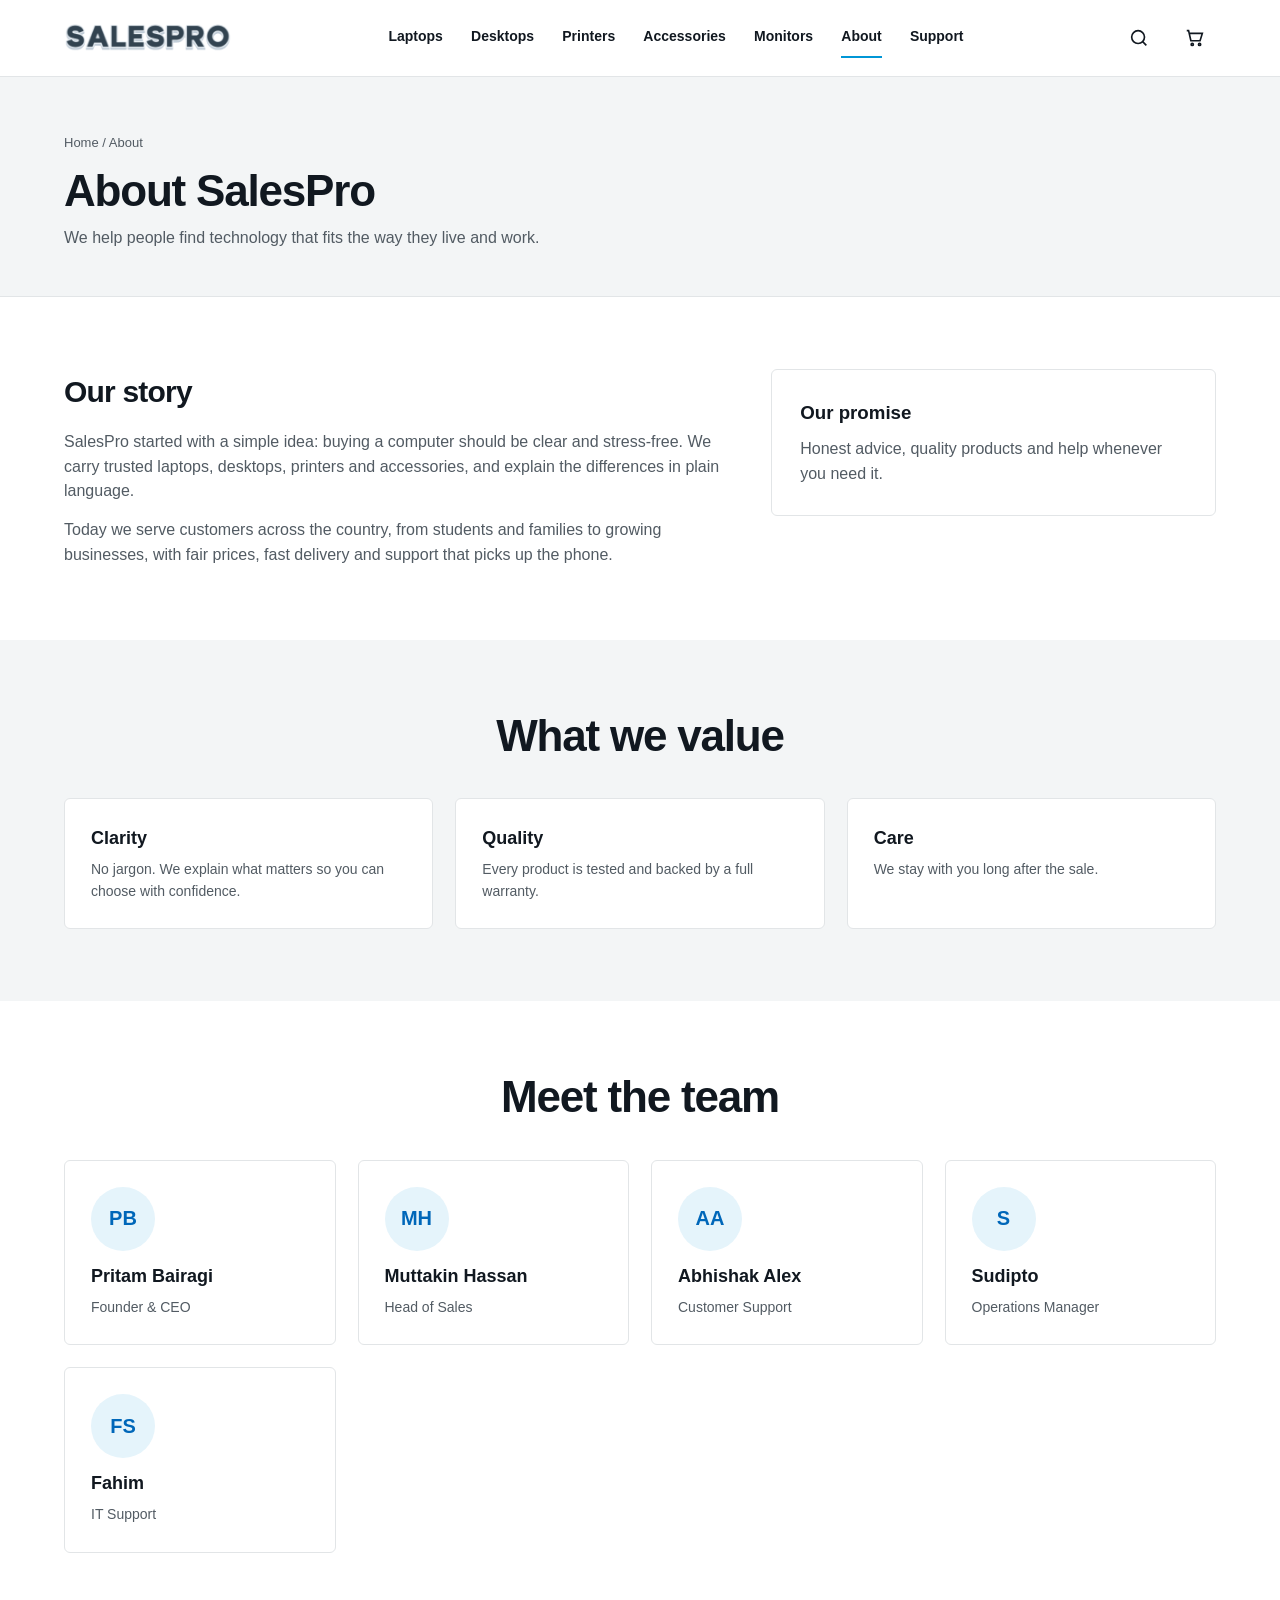
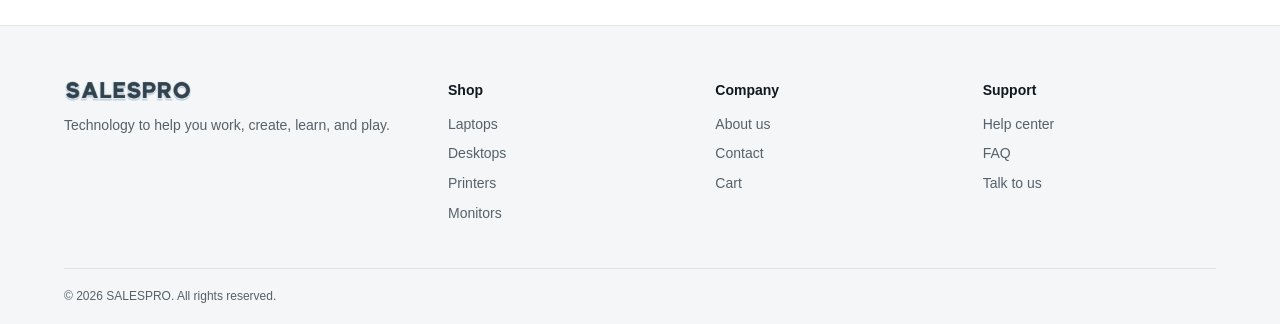
<file: about.html>
<!DOCTYPE html>
<html lang="en">
<head>
  <meta charset="UTF-8">
  <meta name="viewport" content="width=device-width, initial-scale=1.0">
  <title>About | SalesPro</title>
  <meta name="description" content="About SalesPro.">
  <link rel="stylesheet" href="style.css">
</head>
<body>
  <a class="sr skip" href="#main">Skip to content</a>
  <header class="site-header">
    <div class="nav-row">
      <a class="brand" href="index.html" aria-label="SalesPro home"><img class="site-logo" src="salespro-logo.png" alt="SalesPro logo"></a>
      <nav class="main-nav" id="nav" aria-label="Main navigation"><a href="products.html?cat=laptops">Laptops</a><a href="products.html?cat=desktops">Desktops</a><a href="products.html?cat=printers">Printers</a><a href="products.html?cat=accessories">Accessories</a><a href="products.html?cat=monitors">Monitors</a><a href="about.html" class="active" aria-current="page">About</a><a href="support.html">Support</a></nav>
      <div class="header-actions">
        <a class="icon-btn" href="products.html#search" aria-label="Search products"><svg viewBox="0 0 24 24"><circle cx="11" cy="11" r="7"/><path d="M20 20l-4-4"/></svg></a>
        <a class="icon-btn" href="cart.html" aria-label="Shopping cart"><svg viewBox="0 0 24 24"><path d="M3 4h2l2.5 11h10L20 7H6.5"/><circle cx="9" cy="19" r="1.2"/><circle cx="17" cy="19" r="1.2"/></svg><span class="badge" data-n="0"></span></a>
        <button class="icon-btn menu-toggle" aria-label="Menu" aria-controls="nav" aria-expanded="false"><svg viewBox="0 0 24 24"><path d="M4 7h16M4 12h16M4 17h16"/></svg></button>
      </div>
    </div>
  </header>
  <main id="main">
    <section class="page-head"><div class="wrap">
      <p class="crumbs"><a href="index.html">Home</a> / About</p>
      <h1>About SalesPro</h1><p>We help people find technology that fits the way they live and work.</p>
    </div></section>
    <section class="section"><div class="wrap split">
      <div><h2 style="font-size:30px;letter-spacing:-.8px;margin-bottom:14px">Our story</h2>
        <p style="color:var(--muted);margin-bottom:14px">SalesPro started with a simple idea: buying a computer should be clear and stress-free. We carry trusted laptops, desktops, printers and accessories, and explain the differences in plain language.</p>
        <p style="color:var(--muted)">Today we serve customers across the country, from students and families to growing businesses, with fair prices, fast delivery and support that picks up the phone.</p></div>
      <div class="panel"><h3 style="margin-bottom:10px">Our promise</h3><p style="color:var(--muted)">Honest advice, quality products and help whenever you need it.</p></div>
    </div></section>
    <section class="section alt"><div class="wrap">
      <div class="section-heading"><h2>What we value</h2></div>
      <div class="grid g3">
        <div class="feature"><h3>Clarity</h3><p>No jargon. We explain what matters so you can choose with confidence.</p></div>
        <div class="feature"><h3>Quality</h3><p>Every product is tested and backed by a full warranty.</p></div>
        <div class="feature"><h3>Care</h3><p>We stay with you long after the sale.</p></div>
      </div>
    </div></section>
    <section class="section"><div class="wrap">
      <div class="section-heading"><h2>Meet the team</h2></div>
      <div class="grid g4 team">
        <div class="feature"><div class="avatar">PB</div><h3>Pritam Bairagi</h3><p>Founder &amp; CEO</p></div>
        <div class="feature"><div class="avatar">MH</div><h3>Muttakin Hassan</h3><p>Head of Sales</p></div>
        <div class="feature"><div class="avatar">AA</div><h3>Abhishak Alex</h3><p>Customer Support</p></div>
        <div class="feature"><div class="avatar">S</div><h3>Sudipto</h3><p>Operations Manager</p></div>
        <div class="feature"><div class="avatar">FS</div><h3>Fahim</h3><p>IT Support</p></div>
      </div>
    </div></section>
  </main>
  <footer>
    <div class="wrap">
      <div class="foot">
        <div><img class="site-logo" src="salespro-logo.png" alt="SalesPro logo"><p>Technology to help you work, create, learn, and play.</p></div>
        <div><h4>Shop</h4><ul><li><a href="products.html?cat=laptops">Laptops</a></li><li><a href="products.html?cat=desktops">Desktops</a></li><li><a href="products.html?cat=printers">Printers</a></li><li><a href="products.html?cat=monitors">Monitors</a></li></ul></div>
        <div><h4>Company</h4><ul><li><a href="about.html">About us</a></li><li><a href="contact.html">Contact</a></li><li><a href="cart.html">Cart</a></li></ul></div>
        <div><h4>Support</h4><ul><li><a href="support.html">Help center</a></li><li><a href="support.html#faq">FAQ</a></li><li><a href="contact.html">Talk to us</a></li></ul></div>
      </div>
      <p class="copy">© <span class="yr">2026</span> SALESPRO. All rights reserved.</p>
    </div>
  </footer>
  <div class="toast" role="status" aria-live="polite"></div>
  <script src="script.js"></script>
</body>
</html>
</file>
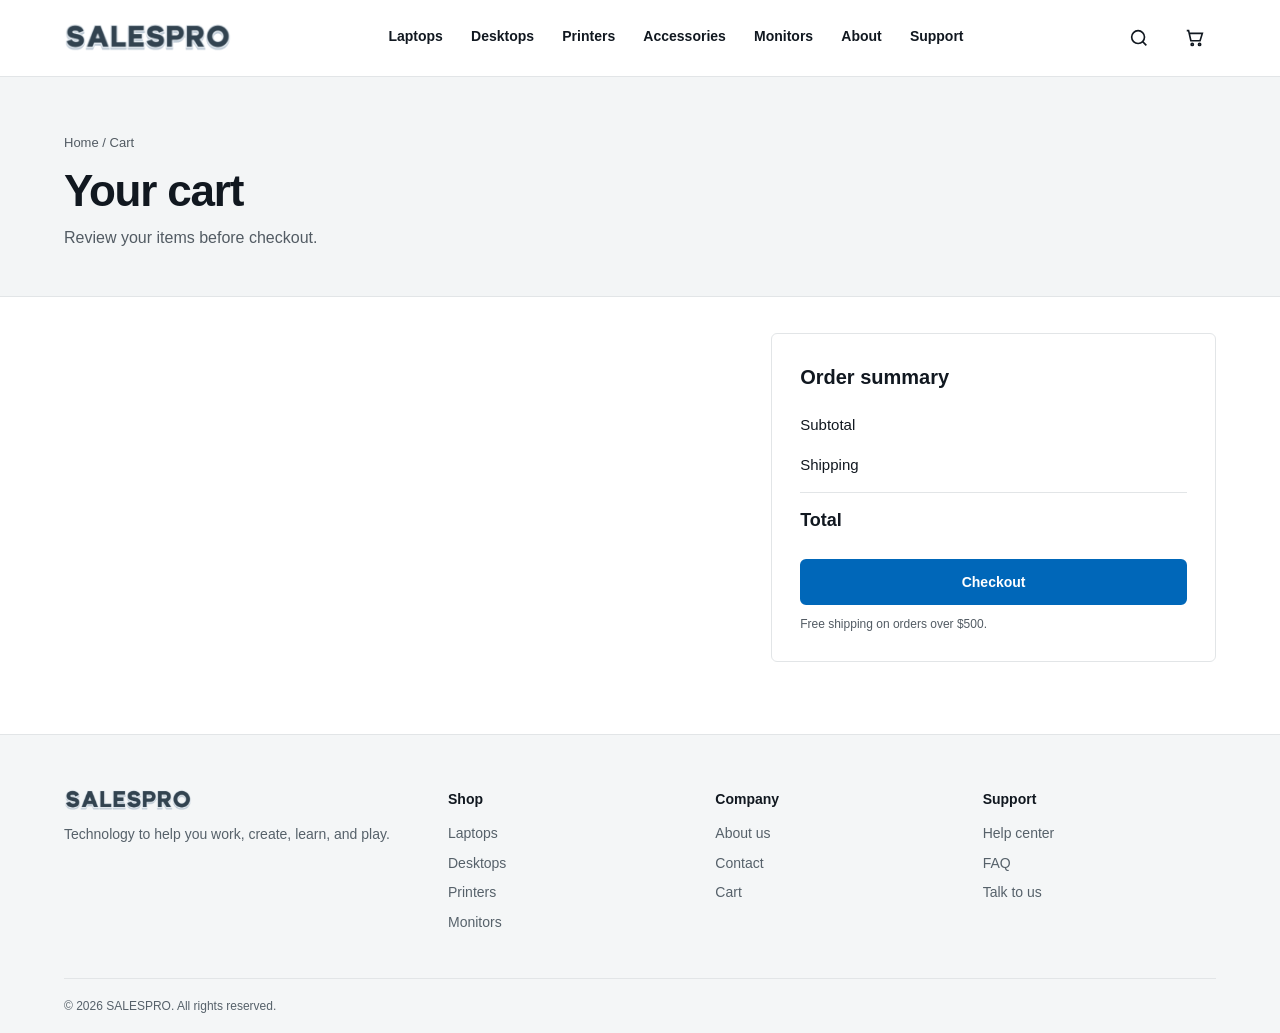
<file: cart.html>
<!DOCTYPE html>
<html lang="en">
<head>
  <meta charset="UTF-8">
  <meta name="viewport" content="width=device-width, initial-scale=1.0">
  <title>Cart | SalesPro</title>
  <meta name="description" content="Your shopping cart.">
  <link rel="stylesheet" href="style.css">
</head>
<body>
  <a class="sr skip" href="#main">Skip to content</a>
  <header class="site-header">
    <div class="nav-row">
      <a class="brand" href="index.html" aria-label="SalesPro home"><img class="site-logo" src="salespro-logo.png" alt="SalesPro logo"></a>
      <nav class="main-nav" id="nav" aria-label="Main navigation"><a href="products.html?cat=laptops">Laptops</a><a href="products.html?cat=desktops">Desktops</a><a href="products.html?cat=printers">Printers</a><a href="products.html?cat=accessories">Accessories</a><a href="products.html?cat=monitors">Monitors</a><a href="about.html">About</a><a href="support.html">Support</a></nav>
      <div class="header-actions">
        <a class="icon-btn" href="products.html#search" aria-label="Search products"><svg viewBox="0 0 24 24"><circle cx="11" cy="11" r="7"/><path d="M20 20l-4-4"/></svg></a>
        <a class="icon-btn" href="cart.html" aria-label="Shopping cart"><svg viewBox="0 0 24 24"><path d="M3 4h2l2.5 11h10L20 7H6.5"/><circle cx="9" cy="19" r="1.2"/><circle cx="17" cy="19" r="1.2"/></svg><span class="badge" data-n="0"></span></a>
        <button class="icon-btn menu-toggle" aria-label="Menu" aria-controls="nav" aria-expanded="false"><svg viewBox="0 0 24 24"><path d="M4 7h16M4 12h16M4 17h16"/></svg></button>
      </div>
    </div>
  </header>
  <main id="main">
    <section class="page-head"><div class="wrap">
      <p class="crumbs"><a href="index.html">Home</a> / Cart</p>
      <h1>Your cart</h1><p>Review your items before checkout.</p>
    </div></section>
    <section class="section" style="padding-top:36px"><div class="wrap split">
      <div id="cartList"></div>
      <aside class="panel" id="cartSummary"><h2 style="font-size:20px;margin-bottom:12px">Order summary</h2>
        <div class="sum-line"><span>Subtotal</span><span id="sub"></span></div>
        <div class="sum-line"><span>Shipping</span><span id="ship"></span></div>
        <div class="sum-line total"><span>Total</span><span id="tot"></span></div>
        <button class="button button-blue" id="checkout" style="width:100%;margin-top:16px">Checkout</button>
        <p style="font-size:12px;color:var(--muted);margin-top:10px">Free shipping on orders over $500.</p>
      </aside>
    </div></section>
  </main>
  <footer>
    <div class="wrap">
      <div class="foot">
        <div><img class="site-logo" src="salespro-logo.png" alt="SalesPro logo"><p>Technology to help you work, create, learn, and play.</p></div>
        <div><h4>Shop</h4><ul><li><a href="products.html?cat=laptops">Laptops</a></li><li><a href="products.html?cat=desktops">Desktops</a></li><li><a href="products.html?cat=printers">Printers</a></li><li><a href="products.html?cat=monitors">Monitors</a></li></ul></div>
        <div><h4>Company</h4><ul><li><a href="about.html">About us</a></li><li><a href="contact.html">Contact</a></li><li><a href="cart.html">Cart</a></li></ul></div>
        <div><h4>Support</h4><ul><li><a href="support.html">Help center</a></li><li><a href="support.html#faq">FAQ</a></li><li><a href="contact.html">Talk to us</a></li></ul></div>
      </div>
      <p class="copy">© <span class="yr">2026</span> SALESPRO. All rights reserved.</p>
    </div>
  </footer>
  <div class="toast" role="status" aria-live="polite"></div>
  <script src="script.js"></script>
</body>
</html>
</file>
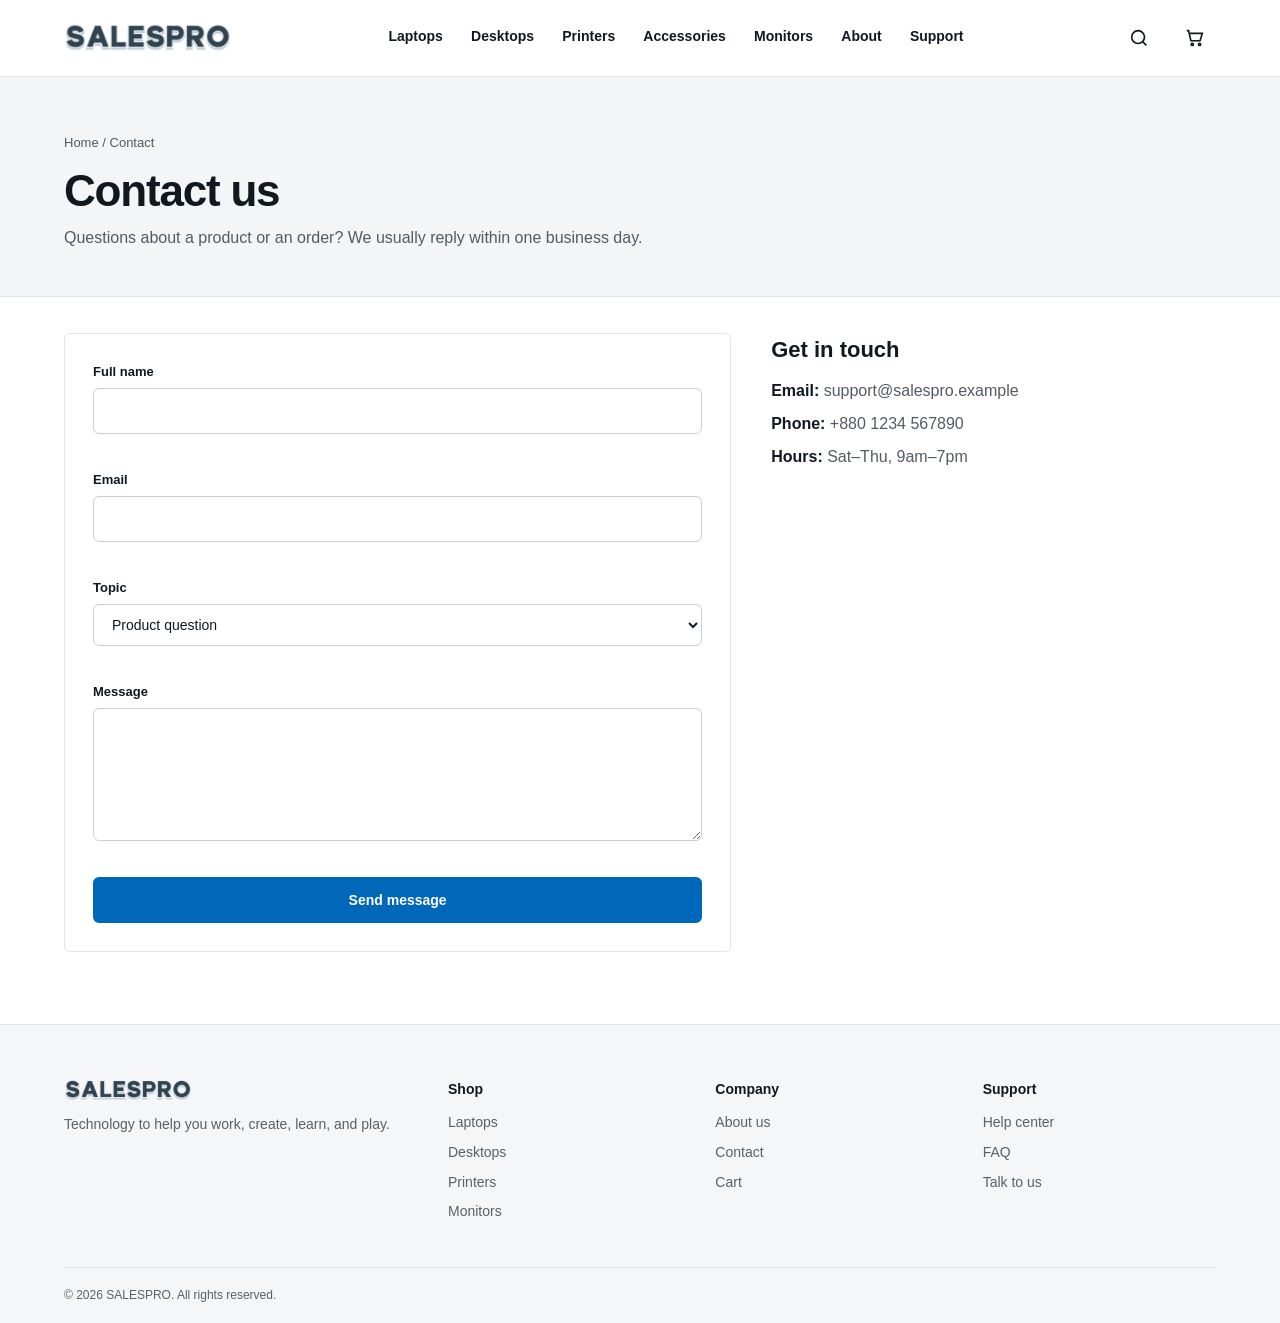
<file: contact.html>
<!DOCTYPE html>
<html lang="en">
<head>
  <meta charset="UTF-8">
  <meta name="viewport" content="width=device-width, initial-scale=1.0">
  <title>Contact | SalesPro</title>
  <meta name="description" content="Contact SalesPro.">
  <link rel="stylesheet" href="style.css">
</head>
<body>
  <a class="sr skip" href="#main">Skip to content</a>
  <header class="site-header">
    <div class="nav-row">
      <a class="brand" href="index.html" aria-label="SalesPro home"><img class="site-logo" src="salespro-logo.png" alt="SalesPro logo"></a>
      <nav class="main-nav" id="nav" aria-label="Main navigation"><a href="products.html?cat=laptops">Laptops</a><a href="products.html?cat=desktops">Desktops</a><a href="products.html?cat=printers">Printers</a><a href="products.html?cat=accessories">Accessories</a><a href="products.html?cat=monitors">Monitors</a><a href="about.html">About</a><a href="support.html">Support</a></nav>
      <div class="header-actions">
        <a class="icon-btn" href="products.html#search" aria-label="Search products"><svg viewBox="0 0 24 24"><circle cx="11" cy="11" r="7"/><path d="M20 20l-4-4"/></svg></a>
        <a class="icon-btn" href="cart.html" aria-label="Shopping cart"><svg viewBox="0 0 24 24"><path d="M3 4h2l2.5 11h10L20 7H6.5"/><circle cx="9" cy="19" r="1.2"/><circle cx="17" cy="19" r="1.2"/></svg><span class="badge" data-n="0"></span></a>
        <button class="icon-btn menu-toggle" aria-label="Menu" aria-controls="nav" aria-expanded="false"><svg viewBox="0 0 24 24"><path d="M4 7h16M4 12h16M4 17h16"/></svg></button>
      </div>
    </div>
  </header>
  <main id="main">
    <section class="page-head"><div class="wrap">
      <p class="crumbs"><a href="index.html">Home</a> / Contact</p>
      <h1>Contact us</h1><p>Questions about a product or an order? We usually reply within one business day.</p>
    </div></section>
    <section class="section" style="padding-top:36px"><div class="wrap split">
      <div class="panel"><p class="notice" hidden>Thank you! Your message has been sent.</p>
        <form class="form" data-validate>
          <div class="field"><label for="name">Full name</label><input id="name" name="name" type="text" required autocomplete="name"><span class="err"></span></div>
          <div class="field"><label for="email">Email</label><input id="email" name="email" type="email" required autocomplete="email"><span class="err"></span></div>
          <div class="field"><label for="topic">Topic</label><select id="topic"><option>Product question</option><option>Order help</option><option>Warranty</option><option>Other</option></select><span class="err"></span></div>
          <div class="field"><label for="msg">Message</label><textarea id="msg" rows="5" required></textarea><span class="err"></span></div>
          <button class="button button-blue" type="submit">Send message</button>
        </form></div>
      <aside><h2 style="font-size:22px;margin-bottom:12px">Get in touch</h2>
        <p style="color:var(--muted);margin-bottom:8px"><strong style="color:var(--ink)">Email:</strong> support@salespro.example</p>
        <p style="color:var(--muted);margin-bottom:8px"><strong style="color:var(--ink)">Phone:</strong> +880 1234 567890</p>
        <p style="color:var(--muted)"><strong style="color:var(--ink)">Hours:</strong> Sat–Thu, 9am–7pm</p></aside>
    </div></section>
  </main>
  <footer>
    <div class="wrap">
      <div class="foot">
        <div><img class="site-logo" src="salespro-logo.png" alt="SalesPro logo"><p>Technology to help you work, create, learn, and play.</p></div>
        <div><h4>Shop</h4><ul><li><a href="products.html?cat=laptops">Laptops</a></li><li><a href="products.html?cat=desktops">Desktops</a></li><li><a href="products.html?cat=printers">Printers</a></li><li><a href="products.html?cat=monitors">Monitors</a></li></ul></div>
        <div><h4>Company</h4><ul><li><a href="about.html">About us</a></li><li><a href="contact.html">Contact</a></li><li><a href="cart.html">Cart</a></li></ul></div>
        <div><h4>Support</h4><ul><li><a href="support.html">Help center</a></li><li><a href="support.html#faq">FAQ</a></li><li><a href="contact.html">Talk to us</a></li></ul></div>
      </div>
      <p class="copy">© <span class="yr">2026</span> SALESPRO. All rights reserved.</p>
    </div>
  </footer>
  <div class="toast" role="status" aria-live="polite"></div>
  <script src="script.js"></script>
</body>
</html>
</file>
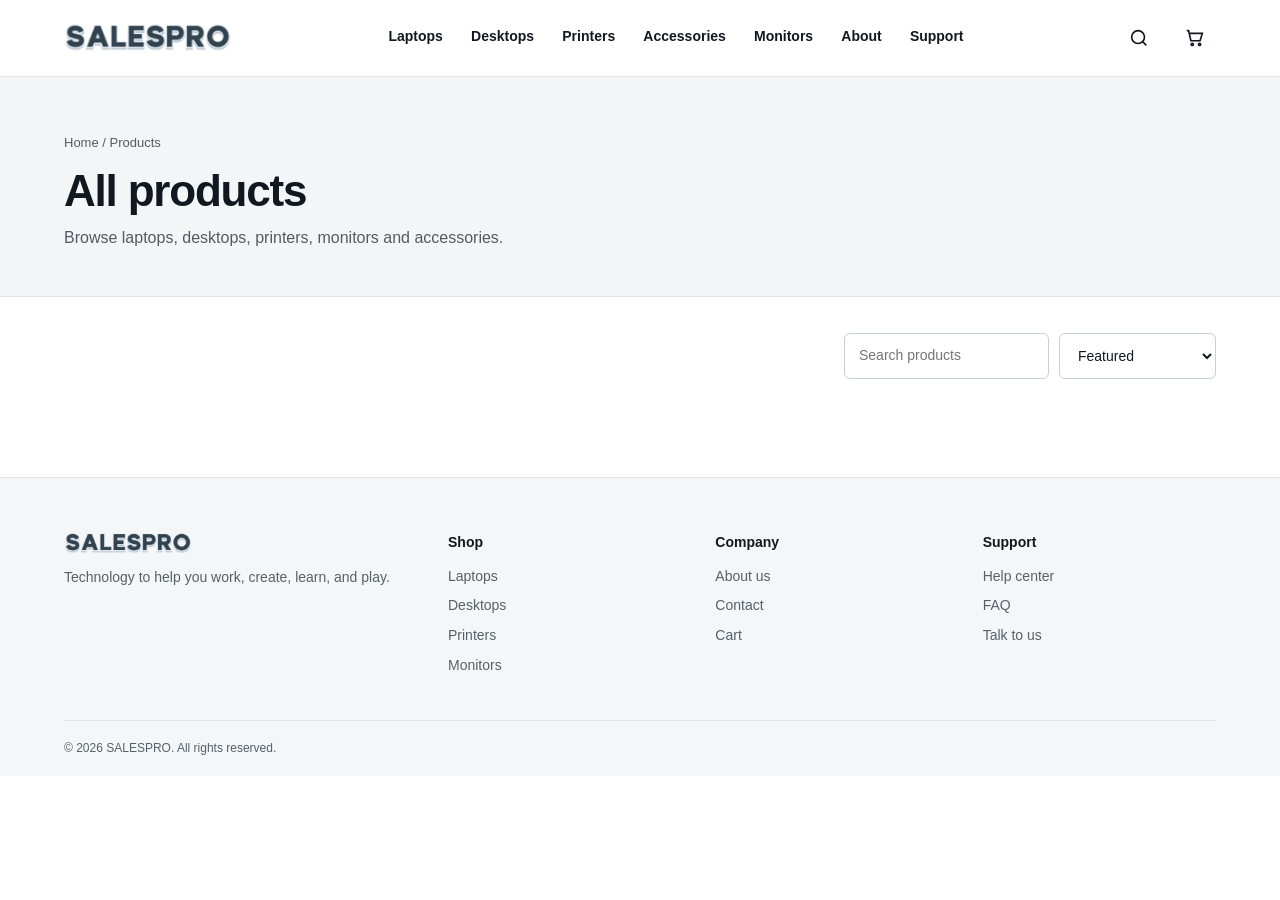
<file: products.html>
<!DOCTYPE html>
<html lang="en">
<head>
  <meta charset="UTF-8">
  <meta name="viewport" content="width=device-width, initial-scale=1.0">
  <title>Products | SalesPro</title>
  <meta name="description" content="Browse all SalesPro products.">
  <link rel="stylesheet" href="style.css">
</head>
<body>
  <a class="sr skip" href="#main">Skip to content</a>
  <header class="site-header">
    <div class="nav-row">
      <a class="brand" href="index.html" aria-label="SalesPro home"><img class="site-logo" src="salespro-logo.png" alt="SalesPro logo"></a>
      <nav class="main-nav" id="nav" aria-label="Main navigation"><a href="products.html?cat=laptops">Laptops</a><a href="products.html?cat=desktops">Desktops</a><a href="products.html?cat=printers">Printers</a><a href="products.html?cat=accessories">Accessories</a><a href="products.html?cat=monitors">Monitors</a><a href="about.html">About</a><a href="support.html">Support</a></nav>
      <div class="header-actions">
        <a class="icon-btn" href="products.html#search" aria-label="Search products"><svg viewBox="0 0 24 24"><circle cx="11" cy="11" r="7"/><path d="M20 20l-4-4"/></svg></a>
        <a class="icon-btn" href="cart.html" aria-label="Shopping cart"><svg viewBox="0 0 24 24"><path d="M3 4h2l2.5 11h10L20 7H6.5"/><circle cx="9" cy="19" r="1.2"/><circle cx="17" cy="19" r="1.2"/></svg><span class="badge" data-n="0"></span></a>
        <button class="icon-btn menu-toggle" aria-label="Menu" aria-controls="nav" aria-expanded="false"><svg viewBox="0 0 24 24"><path d="M4 7h16M4 12h16M4 17h16"/></svg></button>
      </div>
    </div>
  </header>
  <main id="main">
    <section class="page-head"><div class="wrap">
      <p class="crumbs"><a href="index.html">Home</a> / Products</p>
      <h1>All products</h1><p>Browse laptops, desktops, printers, monitors and accessories.</p>
    </div></section>
    <section class="section" style="padding-top:36px"><div class="wrap">
      <div class="toolbar">
        <div class="chips" id="chips" role="group" aria-label="Filter by category"></div>
        <div class="tools">
          <input type="search" id="search" placeholder="Search products" aria-label="Search products">
          <select id="sort" aria-label="Sort products"><option value="featured">Featured</option><option value="low">Price: low to high</option><option value="high">Price: high to low</option></select>
        </div>
      </div>
      <p id="resultCount" aria-live="polite" style="color:var(--muted);font-size:14px;margin-bottom:18px"></p>
      <div class="grid g4" id="productGrid"></div>
    </div></section>
  </main>
  <footer>
    <div class="wrap">
      <div class="foot">
        <div><img class="site-logo" src="salespro-logo.png" alt="SalesPro logo"><p>Technology to help you work, create, learn, and play.</p></div>
        <div><h4>Shop</h4><ul><li><a href="products.html?cat=laptops">Laptops</a></li><li><a href="products.html?cat=desktops">Desktops</a></li><li><a href="products.html?cat=printers">Printers</a></li><li><a href="products.html?cat=monitors">Monitors</a></li></ul></div>
        <div><h4>Company</h4><ul><li><a href="about.html">About us</a></li><li><a href="contact.html">Contact</a></li><li><a href="cart.html">Cart</a></li></ul></div>
        <div><h4>Support</h4><ul><li><a href="support.html">Help center</a></li><li><a href="support.html#faq">FAQ</a></li><li><a href="contact.html">Talk to us</a></li></ul></div>
      </div>
      <p class="copy">© <span class="yr">2026</span> SALESPRO. All rights reserved.</p>
    </div>
  </footer>
  <div class="toast" role="status" aria-live="polite"></div>
  <script src="script.js"></script>
</body>
</html>
</file>
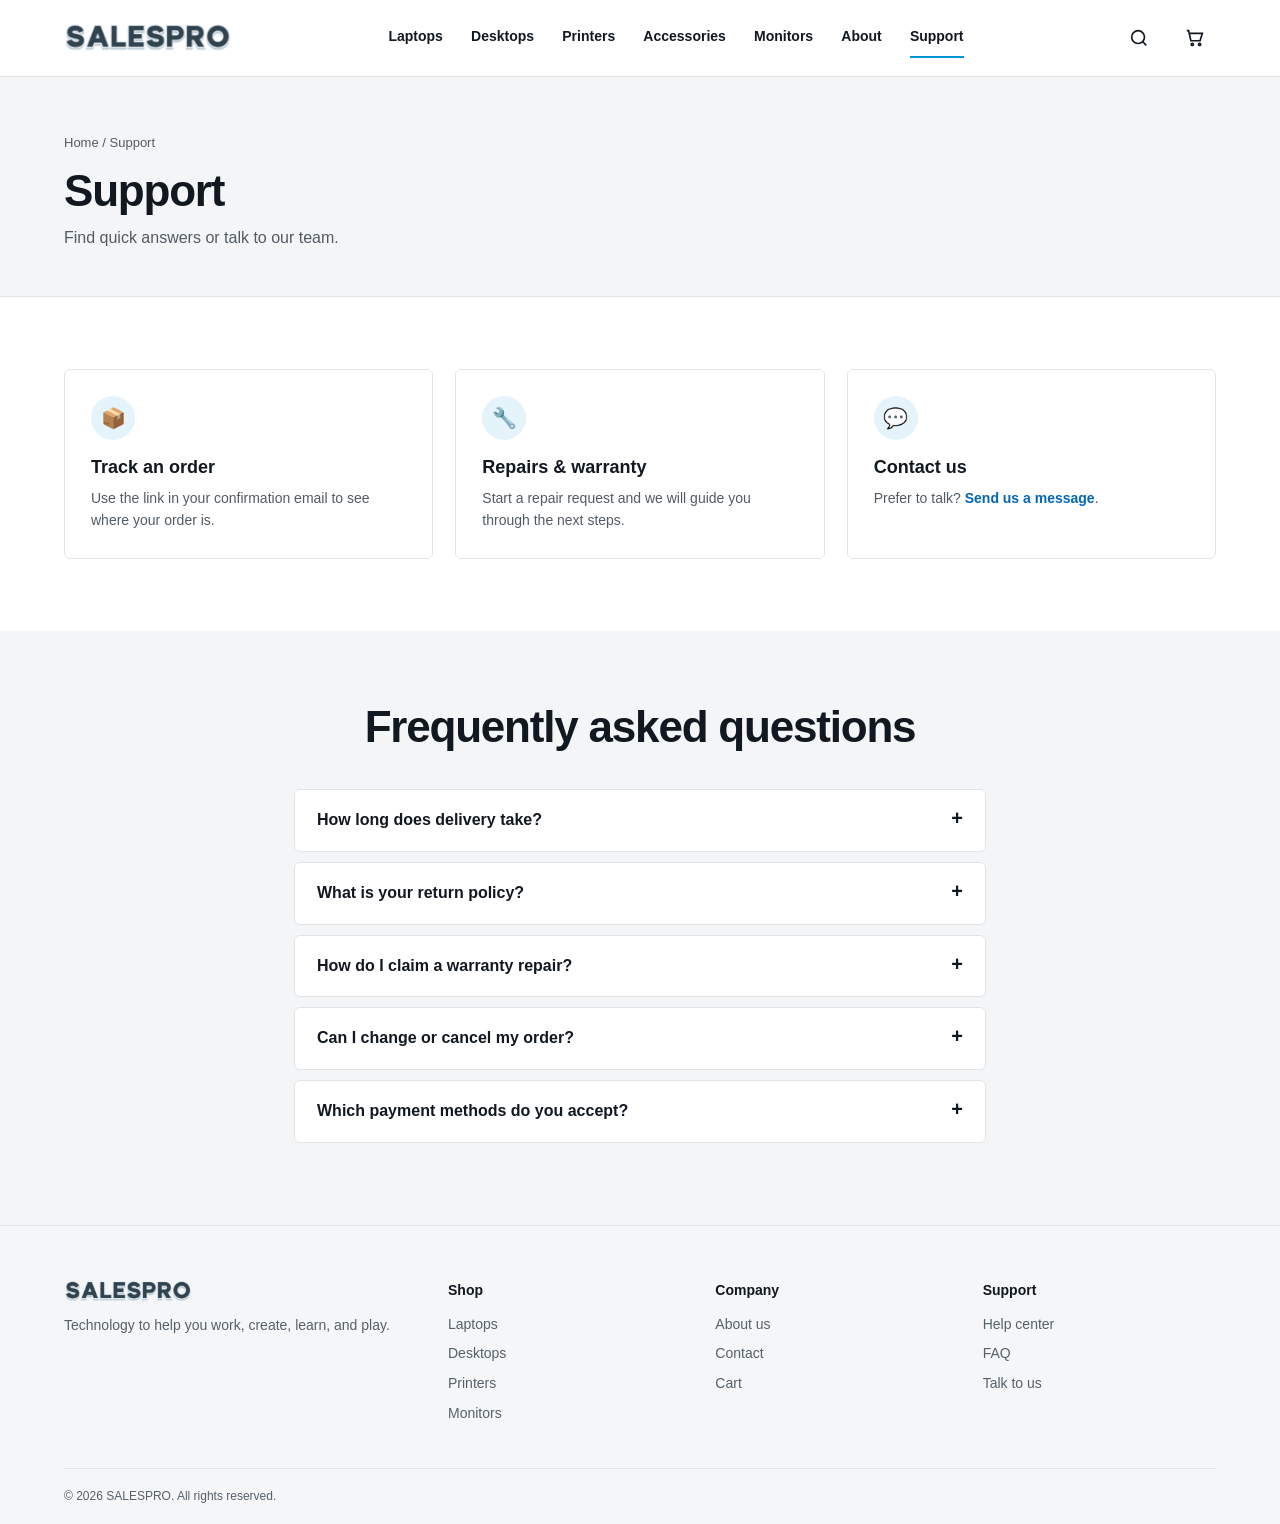
<file: support.html>
<!DOCTYPE html>
<html lang="en">
<head>
  <meta charset="UTF-8">
  <meta name="viewport" content="width=device-width, initial-scale=1.0">
  <title>Support | SalesPro</title>
  <meta name="description" content="Help and FAQs.">
  <link rel="stylesheet" href="style.css">
</head>
<body>
  <a class="sr skip" href="#main">Skip to content</a>
  <header class="site-header">
    <div class="nav-row">
      <a class="brand" href="index.html" aria-label="SalesPro home"><img class="site-logo" src="salespro-logo.png" alt="SalesPro logo"></a>
      <nav class="main-nav" id="nav" aria-label="Main navigation"><a href="products.html?cat=laptops">Laptops</a><a href="products.html?cat=desktops">Desktops</a><a href="products.html?cat=printers">Printers</a><a href="products.html?cat=accessories">Accessories</a><a href="products.html?cat=monitors">Monitors</a><a href="about.html">About</a><a href="support.html" class="active" aria-current="page">Support</a></nav>
      <div class="header-actions">
        <a class="icon-btn" href="products.html#search" aria-label="Search products"><svg viewBox="0 0 24 24"><circle cx="11" cy="11" r="7"/><path d="M20 20l-4-4"/></svg></a>
        <a class="icon-btn" href="cart.html" aria-label="Shopping cart"><svg viewBox="0 0 24 24"><path d="M3 4h2l2.5 11h10L20 7H6.5"/><circle cx="9" cy="19" r="1.2"/><circle cx="17" cy="19" r="1.2"/></svg><span class="badge" data-n="0"></span></a>
        <button class="icon-btn menu-toggle" aria-label="Menu" aria-controls="nav" aria-expanded="false"><svg viewBox="0 0 24 24"><path d="M4 7h16M4 12h16M4 17h16"/></svg></button>
      </div>
    </div>
  </header>
  <main id="main">
    <section class="page-head"><div class="wrap">
      <p class="crumbs"><a href="index.html">Home</a> / Support</p>
      <h1>Support</h1><p>Find quick answers or talk to our team.</p>
    </div></section>
    <section class="section"><div class="wrap"><div class="grid g3">
      <div class="feature"><div class="ico">📦</div><h3>Track an order</h3><p>Use the link in your confirmation email to see where your order is.</p></div>
      <div class="feature"><div class="ico">🔧</div><h3>Repairs &amp; warranty</h3><p>Start a repair request and we will guide you through the next steps.</p></div>
      <div class="feature"><div class="ico">💬</div><h3>Contact us</h3><p>Prefer to talk? <a class="text-link" style="color:var(--blue-d)" href="contact.html">Send us a message</a>.</p></div>
    </div></div></section>
    <section class="section alt" id="faq"><div class="wrap" style="max-width:820px">
      <div class="section-heading"><h2>Frequently asked questions</h2></div>
      <details><summary>How long does delivery take?</summary><p>Most orders arrive within 3–5 business days. You will get tracking details by email.</p></details>
      <details><summary>What is your return policy?</summary><p>You can return any product within 30 days in its original condition for a full refund.</p></details>
      <details><summary>How do I claim a warranty repair?</summary><p>Contact us with your order number and a short description of the issue. We will arrange a repair or replacement.</p></details>
      <details><summary>Can I change or cancel my order?</summary><p>Yes, within 2 hours of placing it. After that, contact support and we will do our best to help.</p></details>
      <details><summary>Which payment methods do you accept?</summary><p>We accept major credit and debit cards, bank transfer and mobile payments.</p></details>
    </div></section>
  </main>
  <footer>
    <div class="wrap">
      <div class="foot">
        <div><img class="site-logo" src="salespro-logo.png" alt="SalesPro logo"><p>Technology to help you work, create, learn, and play.</p></div>
        <div><h4>Shop</h4><ul><li><a href="products.html?cat=laptops">Laptops</a></li><li><a href="products.html?cat=desktops">Desktops</a></li><li><a href="products.html?cat=printers">Printers</a></li><li><a href="products.html?cat=monitors">Monitors</a></li></ul></div>
        <div><h4>Company</h4><ul><li><a href="about.html">About us</a></li><li><a href="contact.html">Contact</a></li><li><a href="cart.html">Cart</a></li></ul></div>
        <div><h4>Support</h4><ul><li><a href="support.html">Help center</a></li><li><a href="support.html#faq">FAQ</a></li><li><a href="contact.html">Talk to us</a></li></ul></div>
      </div>
      <p class="copy">© <span class="yr">2026</span> SALESPRO. All rights reserved.</p>
    </div>
  </footer>
  <div class="toast" role="status" aria-live="polite"></div>
  <script src="script.js"></script>
</body>
</html>
</file>
<file: style.css>
*{box-sizing:border-box;margin:0;padding:0}
:root{--blue:#0096d6;--blue-d:#0067b9;--ink:#111820;--muted:#525b63;--line:#e2e5e7;--soft:#f3f5f6;--r:6px;--max:1280px}
html{scroll-behavior:smooth}
body{font-family:Arial,Helvetica,sans-serif;color:var(--ink);background:#fff;line-height:1.55;-webkit-font-smoothing:antialiased}
a{color:inherit;text-decoration:none}
img{max-width:100%;display:block}
ul{list-style:none}
:focus-visible{outline:3px solid var(--blue);outline-offset:2px}
.wrap{max-width:var(--max);margin:0 auto;padding:0 5%}
.sr{position:absolute;left:-9999px}
.skip:focus{left:10px;top:10px;background:#fff;padding:8px 12px;z-index:99}

/* Header */
.site-header{position:sticky;top:0;z-index:50;background:#fff;border-bottom:1px solid var(--line);transition:box-shadow .2s}
.site-header.scrolled{box-shadow:0 4px 18px rgba(0,0,0,.08)}
.nav-row{height:76px;display:flex;align-items:center;gap:32px;max-width:var(--max);margin:0 auto;padding:0 5%}
.site-logo{width:170px;max-height:46px;height:auto;object-fit:contain;object-position:left center}
.main-nav{display:flex;flex:1;justify-content:center;gap:clamp(14px,2.2vw,32px)}
.main-nav a{font-size:14px;font-weight:600;padding:8px 0;border-bottom:2px solid transparent;white-space:nowrap}
.main-nav a:hover{color:var(--blue-d)}
.main-nav a.active{border-color:var(--blue)}
.header-actions{display:flex;align-items:center;gap:14px}
.icon-btn{position:relative;width:42px;height:42px;display:grid;place-items:center;border-radius:50%;border:0;background:transparent;cursor:pointer}
.icon-btn:hover{background:var(--soft)}
.icon-btn svg{width:22px;height:22px;stroke:var(--ink);fill:none;stroke-width:1.8}
.badge{position:absolute;top:2px;right:0;min-width:18px;height:18px;padding:0 5px;border-radius:9px;background:var(--blue);color:#fff;font-size:11px;font-weight:700;display:grid;place-items:center}
.badge:empty,.badge[data-n="0"]{display:none}
.menu-toggle{display:none}

/* Buttons & type */
.eyebrow{color:#3e4b55;font-size:12px;font-weight:700;letter-spacing:2px;margin-bottom:14px}
.button{display:inline-flex;min-height:46px;align-items:center;justify-content:center;padding:0 26px;border-radius:var(--r);font-size:14px;font-weight:700;border:2px solid var(--ink);cursor:pointer;font-family:inherit;transition:transform .2s,background .2s,color .2s}
.button:hover{transform:translateY(-2px)}
.button-dark{background:var(--ink);color:#fff}.button-dark:hover{background:#303941}
.button-blue{background:var(--blue-d);border-color:var(--blue-d);color:#fff}.button-blue:hover{background:#00529a}
.button-ghost{background:transparent;color:var(--ink)}.button-ghost:hover{background:var(--ink);color:#fff}
.button-sm{min-height:38px;padding:0 16px;font-size:13px}
.text-link{font-size:14px;font-weight:700}.text-link:hover,.card-link:hover{color:var(--blue)}
.text-link span{margin-left:8px}

/* Hero */
.hero{min-height:540px;position:relative;display:flex;align-items:center;overflow:hidden;background:#e9edf0}
.hero-image{position:absolute;inset:0;background:linear-gradient(90deg,rgba(242,245,247,.98) 0%,rgba(242,245,247,.92) 35%,rgba(242,245,247,.15) 67%,rgba(242,245,247,0) 100%),url("https://images.unsplash.com/photo-1496181133206-80ce9b88a853?auto=format&fit=crop&w=2000&q=90") center 48%/cover}
.hero-content{width:min(560px,48%);margin-left:9%;padding:70px 0 84px;position:relative}
.hero h1{font-size:clamp(40px,5vw,66px);line-height:1.03;letter-spacing:-2.2px;font-weight:600;margin-bottom:22px}
.hero-copy{max-width:400px;color:#303941;font-size:17px;line-height:1.65;min-height:84px}
.hero-buttons{display:flex;align-items:center;gap:26px;margin-top:26px;flex-wrap:wrap}
.hero-dots{position:absolute;bottom:22px;left:50%;transform:translateX(-50%);display:flex;gap:6px}
.dot{width:24px;height:24px;border:0;background:transparent;cursor:pointer;display:grid;place-items:center}
.dot::after{content:"";width:8px;height:8px;border-radius:50%;background:#aab2b8}
.dot.active::after{background:var(--ink)}
.fade{animation:fade .5s}@keyframes fade{from{opacity:.2}to{opacity:1}}

/* Sections */
.section{padding:72px 0}.section.alt{background:var(--soft)}
.home-video{display:block;width:100%;aspect-ratio:16/9;border:0}
.section-heading{text-align:center;margin:0 auto 38px;max-width:640px}
.section-heading h2,.page-head h1{font-size:clamp(30px,3.5vw,44px);letter-spacing:-1.2px;font-weight:600;margin-bottom:10px;line-height:1.1}
.section-heading p{color:var(--muted)}
.section-heading .eyebrow{color:var(--blue-d)}
.page-head{background:var(--soft);padding:56px 0 46px;border-bottom:1px solid var(--line)}
.page-head p{color:var(--muted);max-width:620px}
.crumbs{font-size:13px;color:var(--muted);margin-bottom:14px}.crumbs a:hover{color:var(--blue-d)}

/* Grids & cards */
.grid{display:grid;gap:22px}
.g4{grid-template-columns:repeat(4,minmax(0,1fr))}.g3{grid-template-columns:repeat(3,minmax(0,1fr))}.g2{grid-template-columns:repeat(2,minmax(0,1fr))}
.product-card{display:flex;flex-direction:column;min-width:0;background:#fff;border:1px solid var(--line);border-radius:var(--r);padding:14px 14px 20px;transition:box-shadow .2s,transform .2s}
.product-card:hover{box-shadow:0 12px 30px rgba(0,0,0,.09);transform:translateY(-4px)}
.product-image{height:190px;background:var(--soft);overflow:hidden;border-radius:4px;margin-bottom:16px}
.product-image img{width:100%;height:100%;object-fit:cover}
.product-card h3{font-size:18px;margin:0 4px 6px;font-weight:600}
.product-card p{color:var(--muted);font-size:14px;margin:0 4px 14px;flex:1}
.card-link{color:var(--blue-d);font-size:14px;font-weight:700;margin:0 4px}
.tag{display:inline-block;margin:0 4px 8px;font-size:12px;font-weight:700;color:var(--blue-d)}
.price-row{display:flex;align-items:center;justify-content:space-between;margin:0 4px;gap:10px}
.price{font-size:20px;font-weight:700}
.feature{padding:26px;border:1px solid var(--line);border-radius:var(--r);background:#fff}
.feature .ico{width:44px;height:44px;border-radius:50%;background:#e5f4fb;color:var(--blue-d);display:grid;place-items:center;font-size:20px;margin-bottom:14px}
.feature h3{font-size:18px;margin-bottom:6px}.feature p{color:var(--muted);font-size:14px}
.stats{background:var(--ink);color:#fff;padding:48px 0}
.stats .grid{text-align:center}.stats strong{display:block;font-size:38px;letter-spacing:-1px}.stats span{color:#b9c2c9;font-size:14px}
.cta{background:var(--blue-d);color:#fff;border-radius:var(--r);padding:48px 6%;display:flex;gap:28px;align-items:center;justify-content:space-between;flex-wrap:wrap}
.cta h2{font-size:clamp(24px,3vw,34px);letter-spacing:-.8px;margin-bottom:6px}
.news{display:flex;gap:10px;flex-wrap:wrap}
.news input{flex:1;min-width:220px}

/* Shop toolbar */
.toolbar{display:flex;gap:14px;flex-wrap:wrap;align-items:center;justify-content:space-between;margin-bottom:26px}
.chips{display:flex;gap:8px;flex-wrap:wrap}
.chip{border:1px solid var(--line);background:#fff;border-radius:999px;padding:8px 16px;font-size:13px;font-weight:700;cursor:pointer;font-family:inherit}
.chip:hover{border-color:var(--ink)}.chip.active{background:var(--ink);border-color:var(--ink);color:#fff}
.tools{display:flex;gap:10px;flex-wrap:wrap}
input,select,textarea{font:inherit;font-size:14px;padding:11px 14px;border:1px solid #c9cfd3;border-radius:var(--r);background:#fff;color:var(--ink);max-width:100%}
input:focus,select:focus,textarea:focus{border-color:var(--blue);outline:2px solid #bfe6f6}
.empty{text-align:center;padding:60px 0;color:var(--muted);grid-column:1/-1}

/* Forms, FAQ, cart */
.form{display:grid;gap:16px}.field{display:grid;gap:6px}.field label{font-size:13px;font-weight:700}
.err{color:#b3261e;font-size:12px;min-height:14px}.field.bad input,.field.bad textarea,.field.bad select{border-color:#b3261e}
.notice{padding:14px 18px;border-radius:var(--r);background:#e8f6ec;color:#17612b;font-weight:700;font-size:14px;margin-bottom:18px}
.split{display:grid;grid-template-columns:1.2fr .8fr;gap:40px;align-items:start}
.panel{border:1px solid var(--line);border-radius:var(--r);padding:28px;background:#fff}
details{border:1px solid var(--line);border-radius:var(--r);background:#fff;margin-bottom:10px}
summary{cursor:pointer;padding:18px 22px;font-weight:700;list-style:none;display:flex;justify-content:space-between;gap:16px}
summary::after{content:"+";font-size:20px;line-height:1}details[open] summary::after{content:"–"}
details p{padding:0 22px 20px;color:var(--muted)}
.cart-row{display:grid;grid-template-columns:90px 1fr auto;gap:16px;align-items:center;padding:16px 0;border-bottom:1px solid var(--line)}
.cart-row img{width:90px;height:70px;object-fit:cover;border-radius:4px}
.qty{display:inline-flex;align-items:center;border:1px solid #c9cfd3;border-radius:var(--r);margin-top:6px}
.qty button{width:32px;height:32px;border:0;background:transparent;cursor:pointer;font-size:16px}
.qty span{min-width:28px;text-align:center;font-size:14px}
.link-btn{border:0;background:none;color:var(--blue-d);font-size:13px;cursor:pointer;margin-left:10px;text-decoration:underline}
.sum-line{display:flex;justify-content:space-between;padding:8px 0;font-size:15px}.sum-line.total{font-weight:700;font-size:18px;border-top:1px solid var(--line);margin-top:8px;padding-top:14px}
.team .avatar{width:64px;height:64px;border-radius:50%;background:#e5f4fb;color:var(--blue-d);display:grid;place-items:center;font-weight:700;font-size:20px;margin-bottom:12px}
.toast{position:fixed;left:50%;bottom:26px;transform:translate(-50%,30px);background:var(--ink);color:#fff;padding:12px 20px;border-radius:var(--r);font-size:14px;opacity:0;pointer-events:none;transition:.3s;z-index:90}
.toast.show{opacity:1;transform:translate(-50%,0)}

/* Footer */
footer{background:#f4f6f7;border-top:1px solid var(--line);padding:54px 0 0;font-size:14px;color:#56616a}
.foot{display:grid;grid-template-columns:1.5fr 1fr 1fr 1fr;gap:34px;padding-bottom:36px}
.foot h4{color:var(--ink);font-size:14px;margin-bottom:12px}.foot li{margin-bottom:8px}.foot a:hover{color:var(--blue-d)}
.foot .site-logo{width:130px;margin-bottom:12px}
.copy{border-top:1px solid var(--line);padding:18px 0;font-size:12px}

/* Responsive */
@media(max-width:1000px){
  .g4{grid-template-columns:repeat(2,minmax(0,1fr))}.g3{grid-template-columns:repeat(2,minmax(0,1fr))}
  .nav-row{gap:16px}.main-nav{gap:14px}.main-nav a{font-size:13px}
  .hero-content{margin-left:6%;width:54%}.split{grid-template-columns:1fr}.foot{grid-template-columns:1fr 1fr}
}
@media(max-width:820px){
  .menu-toggle{display:grid}
  .nav-row{height:66px}.site-logo{width:140px}.header-actions{margin-left:auto}
  .main-nav{position:absolute;top:100%;left:0;right:0;background:#fff;flex-direction:column;gap:0;padding:8px 5% 16px;border-bottom:1px solid var(--line);box-shadow:0 14px 20px rgba(0,0,0,.08);display:none}
  .main-nav.open{display:flex}.main-nav a{padding:14px 0;border-bottom:1px solid var(--line)}
}
@media(max-width:700px){
  .hero{min-height:620px;align-items:flex-start}
  .hero-image{background:linear-gradient(180deg,rgba(242,245,247,.98) 0%,rgba(242,245,247,.88) 43%,rgba(242,245,247,.12) 100%),url("https://images.unsplash.com/photo-1496181133206-80ce9b88a853?auto=format&fit=crop&w=1200&q=85") center bottom/cover}
  .hero-content{width:auto;margin:0;padding:44px 22px 240px}.hero h1{font-size:44px}.hero-copy{font-size:15px;min-height:96px}
  .section{padding:52px 0}.grid{gap:12px}.product-card{padding:8px 8px 16px}.product-image{height:140px}
  .product-card h3{font-size:16px}.product-card p{font-size:12px}.price{font-size:17px}
  .g3,.g2{grid-template-columns:1fr}.cta{flex-direction:column;align-items:flex-start}
  .cart-row{grid-template-columns:70px 1fr}.cart-row>div:last-child{grid-column:2}.cart-row img{width:70px;height:56px}
  .panel{padding:20px}.toolbar,.tools{width:100%}.tools input,.tools select{flex:1}
}
@media(max-width:480px){.g4{grid-template-columns:1fr}.product-image{height:200px}.foot{grid-template-columns:1fr}}
@media(prefers-reduced-motion:reduce){*{animation:none!important;transition:none!important;scroll-behavior:auto!important}}

/* Customer account */
.account-cart-items{margin-top:16px}.account-cart-items li{display:flex;justify-content:space-between;gap:16px;padding:8px 0;border-bottom:1px solid var(--line);font-size:14px}.account-cart-items li span:first-child{overflow-wrap:anywhere}.account-cart-items li span:last-child{white-space:nowrap;color:var(--muted)}
.account{padding-top:44px;padding-bottom:72px}.account-heading{display:flex;justify-content:space-between;align-items:flex-start;gap:16px;margin-bottom:28px}.account-heading h1{font-size:clamp(32px,5vw,48px);letter-spacing:-1.5px;line-height:1.1}.account-heading p,.account-card>p,.account-card-head p,.account-order p,.account-address p{color:var(--muted);font-size:14px;margin-top:6px}.account-notice{padding:14px 18px;background:#e5f4fb;border-radius:var(--r);margin-bottom:20px}.account-grid{display:grid;gap:16px}.account-card{min-width:0;border:1px solid var(--line);border-radius:var(--r);padding:24px;background:#fff}.account-card h2{font-size:21px;letter-spacing:-.4px}.account-card h3{font-size:16px}.account-cta{margin-top:20px}.account-form{display:grid;gap:14px;margin-top:18px}.account-form label{display:grid;gap:5px;font-size:13px;font-weight:700}.account-form input,.account-form textarea{width:100%}.account-form textarea{min-height:90px;resize:vertical}.account-form button{justify-self:start}.account-meta{overflow-wrap:anywhere}.account-order{display:flex;justify-content:space-between;gap:20px;flex-wrap:wrap;border-top:1px solid var(--line);padding:18px 0}.account-order:first-of-type{margin-top:20px}.account-order:last-child{padding-bottom:0}.account-status{display:inline-block;color:var(--blue-d)!important;background:#e5f4fb;border-radius:20px;padding:3px 10px;font-size:12px!important;font-weight:700}.account-links{display:flex;flex-direction:column;gap:8px;font-size:14px;font-weight:700;color:var(--blue-d)}.account-empty{padding:20px 0 0}.account-empty a{color:var(--blue-d);font-weight:700}.account-addresses{display:grid;gap:12px;margin-top:20px}.account-address{border:1px solid var(--line);border-radius:var(--r);padding:18px;overflow-wrap:anywhere}.account-address details,.account-add{margin-top:16px}.account-address summary,.account-add summary{color:var(--blue-d);cursor:pointer;font-size:14px;font-weight:700}.account-actions{display:flex;gap:18px;margin-top:14px}.account-actions button{border:0;background:none;color:var(--blue-d);font:inherit;font-size:13px;font-weight:700;cursor:pointer}.account-add{border-top:1px solid var(--line);padding-top:18px}@media(min-width:720px){.account-grid{grid-template-columns:repeat(2,minmax(0,1fr))}.account-wide{grid-column:1/-1}.account-addresses{grid-template-columns:repeat(2,minmax(0,1fr))}}
</file>
